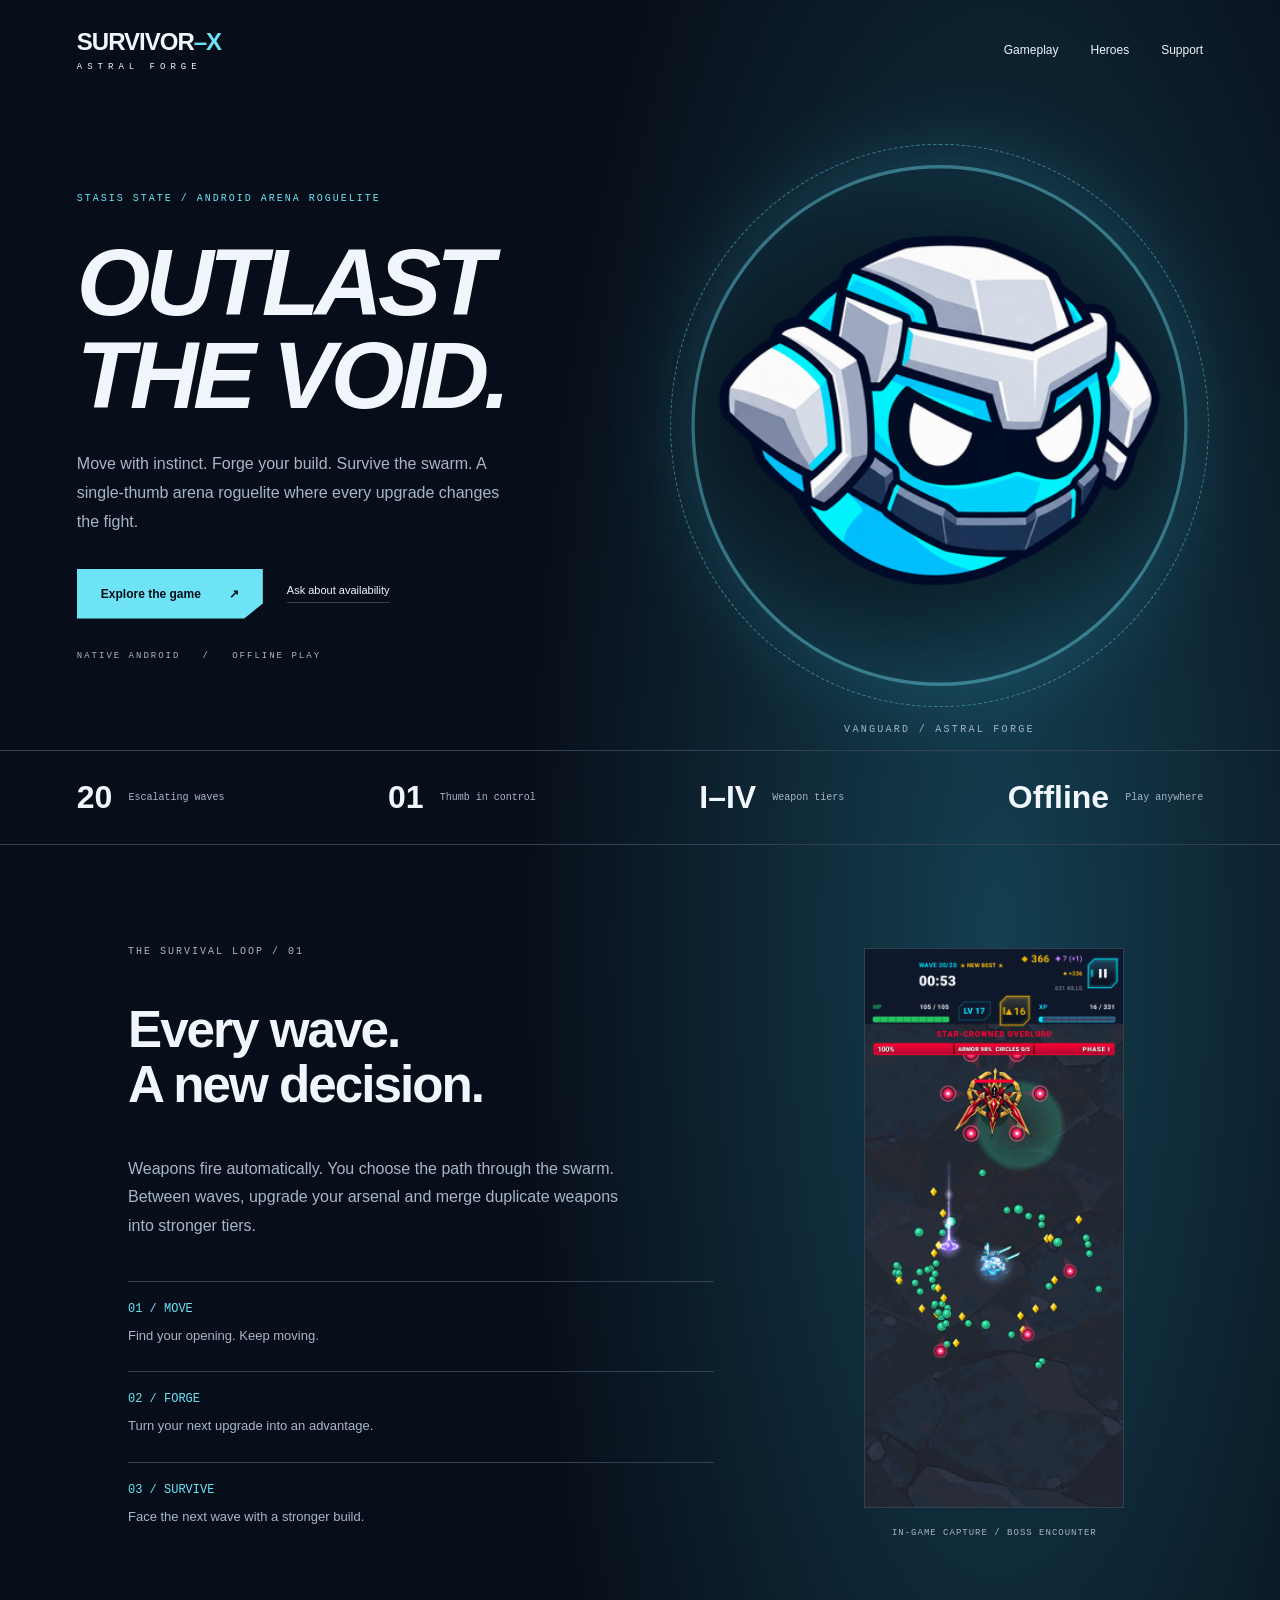
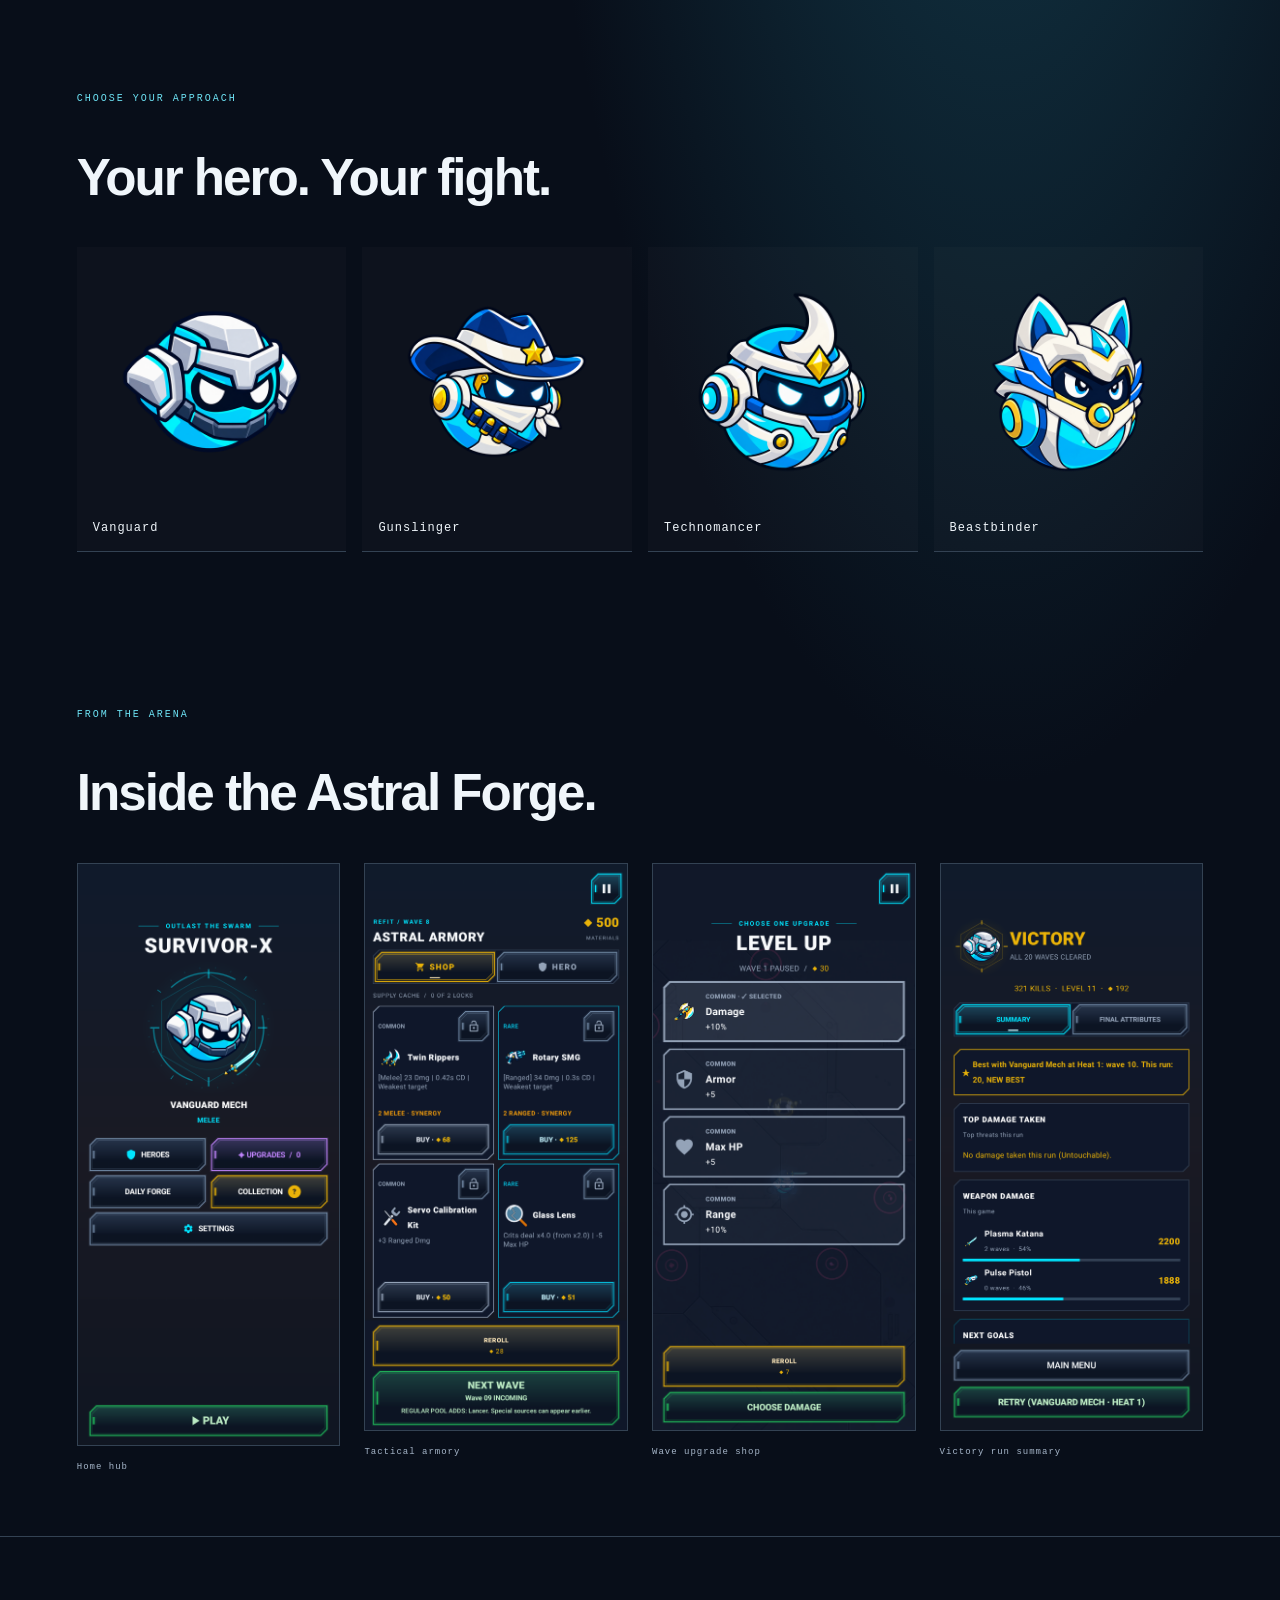
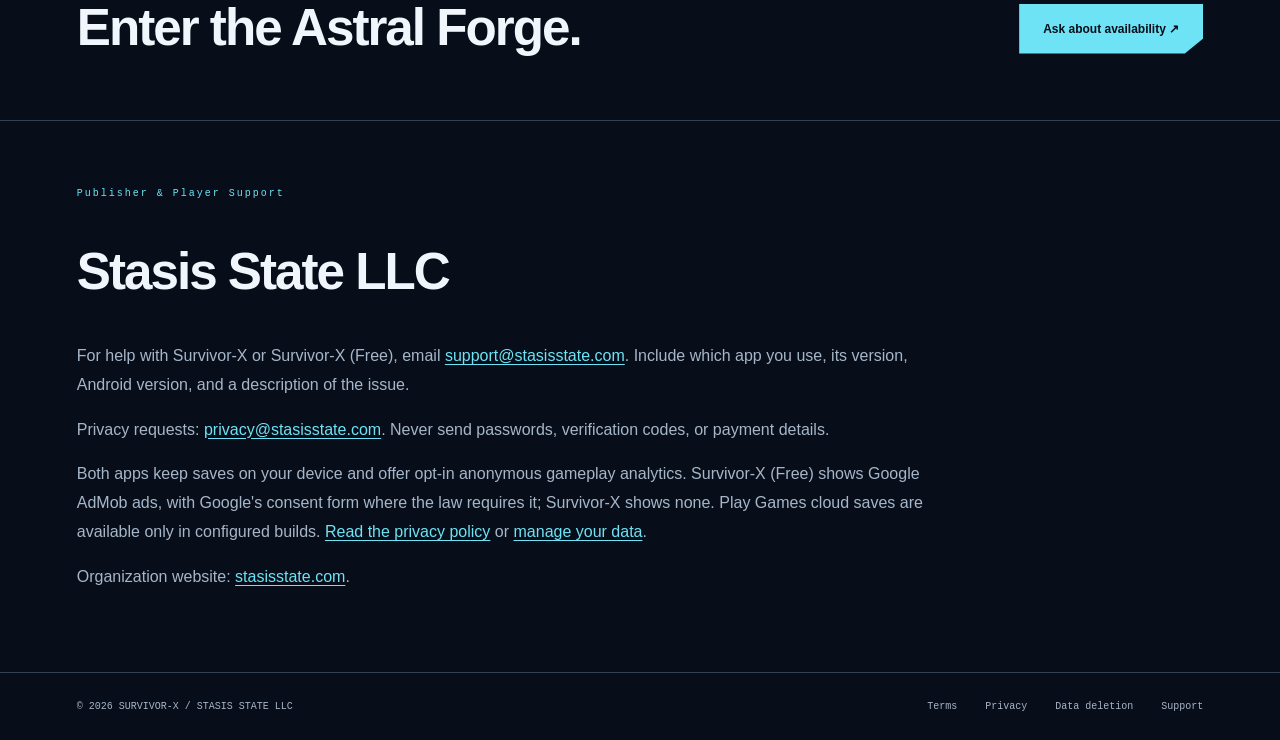
<file: index.html>
<!DOCTYPE html>
<html lang="en">
<head>
  <meta charset="UTF-8" />
  <meta name="viewport" content="width=device-width, initial-scale=1.0" />
  <title>Survivor-X — Tactical Arena Survival Roguelite for Android</title>
  <meta name="description" content="Survivor-X is a high-intensity single-thumb arena survival roguelite built natively for Android. Zero-button auto-firing weapons, 14-attribute synergies, and 20 escalating combat rounds." />
  <meta name="robots" content="index, follow" />

  <!-- Open Graph -->
  <meta property="og:type" content="website" />
  <meta property="og:title" content="Survivor-X — Tactical Roguelite" />
  <meta property="og:description" content="Survive the Swarm. Forge the Synergy. Conquer the Void. Native Android 120 FPS arena survival." />
  <meta property="og:url" content="https://survivorx.stasisstate.com/" />
  <meta property="og:image" content="https://survivorx.stasisstate.com/assets/screenshot_home.png" />

  <link rel="canonical" href="https://survivorx.stasisstate.com/" />
  <link rel="stylesheet" href="home.css" />
  <link rel="icon" type="image/png" href="assets/ui_app_icon_512.png" />
</head>
<body class="cinematic">
<a class="skip-link" href="#main">Skip to content</a>

<header>
<a class="brand" href="index.html">SURVIVOR<span>–X</span>
<small>ASTRAL FORGE</small>
</a>
<nav aria-label="Main">
<a href="#gameplay">Gameplay</a>
<a href="#heroes">Heroes</a>
<a href="#support">Support</a>
</nav>
</header>
<main id="main">
<section class="hero" aria-label="Survivor-X: Astral Forge">
<div class="copy">
<p class="eyebrow">STASIS STATE / ANDROID ARENA ROGUELITE</p>
<h1>OUTLAST<br>THE VOID.</h1>
<p class="intro">Move with instinct. Forge your build. Survive the swarm. A single-thumb arena roguelite where every upgrade changes the fight.</p>
<div class="actions">
<a class="primary" href="#gameplay">Explore the game <span>↗</span>
</a>
<a class="secondary" href="mailto:support@stasisstate.com">Ask about availability</a>
</div>
<p class="micro">NATIVE ANDROID &nbsp; / &nbsp; OFFLINE PLAY</p>
</div>
<figure class="art">
<div class="orbit" aria-hidden="true">
</div>
<img fetchpriority="high" src="assets/vanguard.png" width="512" height="512" alt="Vanguard, an illustrated Astral Forge hero">
<figcaption>VANGUARD / ASTRAL FORGE</figcaption>
</figure>
</section>
<div class="stats">
<div>
<strong>20</strong>
<span>Escalating waves</span>
</div>
<div>
<strong>01</strong>
<span>Thumb in control</span>
</div>
<div>
<strong>I–IV</strong>
<span>Weapon tiers</span>
</div>
<div>
<strong>Offline</strong>
<span>Play anywhere</span>
</div>
</div>
<section class="gameplay" id="gameplay">
<div>
<p class="eyebrow">THE SURVIVAL LOOP / 01</p>
<h2>Every wave.<br>A new decision.</h2>
<p>Weapons fire automatically. You choose the path through the swarm. Between waves, upgrade your arsenal and merge duplicate weapons into stronger tiers.</p>
<div class="steps">
<div>
<b>01 / MOVE</b>
<p>Find your opening. Keep moving.</p>
</div>
<div>
<b>02 / FORGE</b>
<p>Turn your next upgrade into an advantage.</p>
</div>
<div>
<b>03 / SURVIVE</b>
<p>Face the next wave with a stronger build.</p>
</div>
</div>
</div>
<figure class="capture">
<img src="assets/screenshot_boss.png" width="1080" height="2337" alt="Actual Survivor-X boss battle screenshot" loading="lazy">
<figcaption>IN-GAME CAPTURE / BOSS ENCOUNTER</figcaption>
</figure>
</section>
<section id="heroes" class="heroes">
<p class="eyebrow">CHOOSE YOUR APPROACH</p>
<h2>Your hero. Your fight.</h2>
<div class="roster-grid">
<figure>
<img src="assets/vanguard.png" width="512" height="512" alt="Vanguard hero" loading="lazy">
<figcaption>Vanguard</figcaption>
</figure>
<figure>
<img src="assets/gunslinger.png" width="512" height="512" alt="Gunslinger hero" loading="lazy">
<figcaption>Gunslinger</figcaption>
</figure>
<figure>
<img src="assets/technomancer.png" width="512" height="512" alt="Technomancer hero" loading="lazy">
<figcaption>Technomancer</figcaption>
</figure>
<figure>
<img src="assets/beastbinder.png" width="512" height="512" alt="Beastbinder hero" loading="lazy">
<figcaption>Beastbinder</figcaption>
</figure>
</div>
</section>
<section class="screenshots" id="screenshots">
  <p class="eyebrow">FROM THE ARENA</p>
  <h2>Inside the Astral Forge.</h2>
  <div class="screenshot-grid">
    <figure>
<img src="assets/screenshot_home.png" width="1080" height="2400" alt="Survivor-X home hub" loading="lazy">
<figcaption>Home hub</figcaption>
</figure>
    <figure>
<img src="assets/screenshot_armory.png" width="1080" height="2337" alt="Tactical armory in Survivor-X" loading="lazy">
<figcaption>Tactical armory</figcaption>
</figure>
    <figure>
<img src="assets/screenshot_upgrade.png" width="1080" height="2337" alt="Wave upgrade shop in Survivor-X" loading="lazy">
<figcaption>Wave upgrade shop</figcaption>
</figure>
    <figure>
<img src="assets/screenshot_victory.png" width="1080" height="2337" alt="Victory run summary in Survivor-X" loading="lazy">
<figcaption>Victory run summary</figcaption>
</figure>
  </div>
</section>
<section class="closing" id="download">
<h2>Enter the Astral Forge.</h2>
<a class="primary" href="mailto:support@stasisstate.com">Ask about availability ↗</a>
</section>    <section class="support" id="support">
      <div class="support-panel">
        <div class="eyebrow">Publisher &amp; Player Support</div>
        <h2>Stasis State LLC</h2>
        <p>For help with Survivor-X or Survivor-X (Free), email <a href="mailto:support@stasisstate.com">support@stasisstate.com</a>. Include which app you use, its version, Android version, and a description of the issue.</p>
        <p>Privacy requests: <a href="mailto:privacy@stasisstate.com">privacy@stasisstate.com</a>. Never send passwords, verification codes, or payment details.</p>
        <p>Both apps keep saves on your device and offer opt-in anonymous gameplay analytics. Survivor-X (Free) shows Google AdMob ads, with Google's consent form where the law requires it; Survivor-X shows none. Play Games cloud saves are available only in configured builds. <a href="privacy.html">Read the privacy policy</a> or <a href="data-deletion.html">manage your data</a>.</p>
        <p>Organization website: <a href="https://stasisstate.com/">stasisstate.com</a>.</p>
      </div>
    </section>
</main>
<footer>
<span>© 2026 SURVIVOR-X / <a href="https://stasisstate.com/">STASIS STATE LLC</a>
</span>
<a href="terms.html">Terms</a>
<a href="privacy.html">Privacy</a>
<a href="data-deletion.html">Data deletion</a>
<a href="mailto:support@stasisstate.com">Support</a>
</footer>
</body>
</html>
</file>
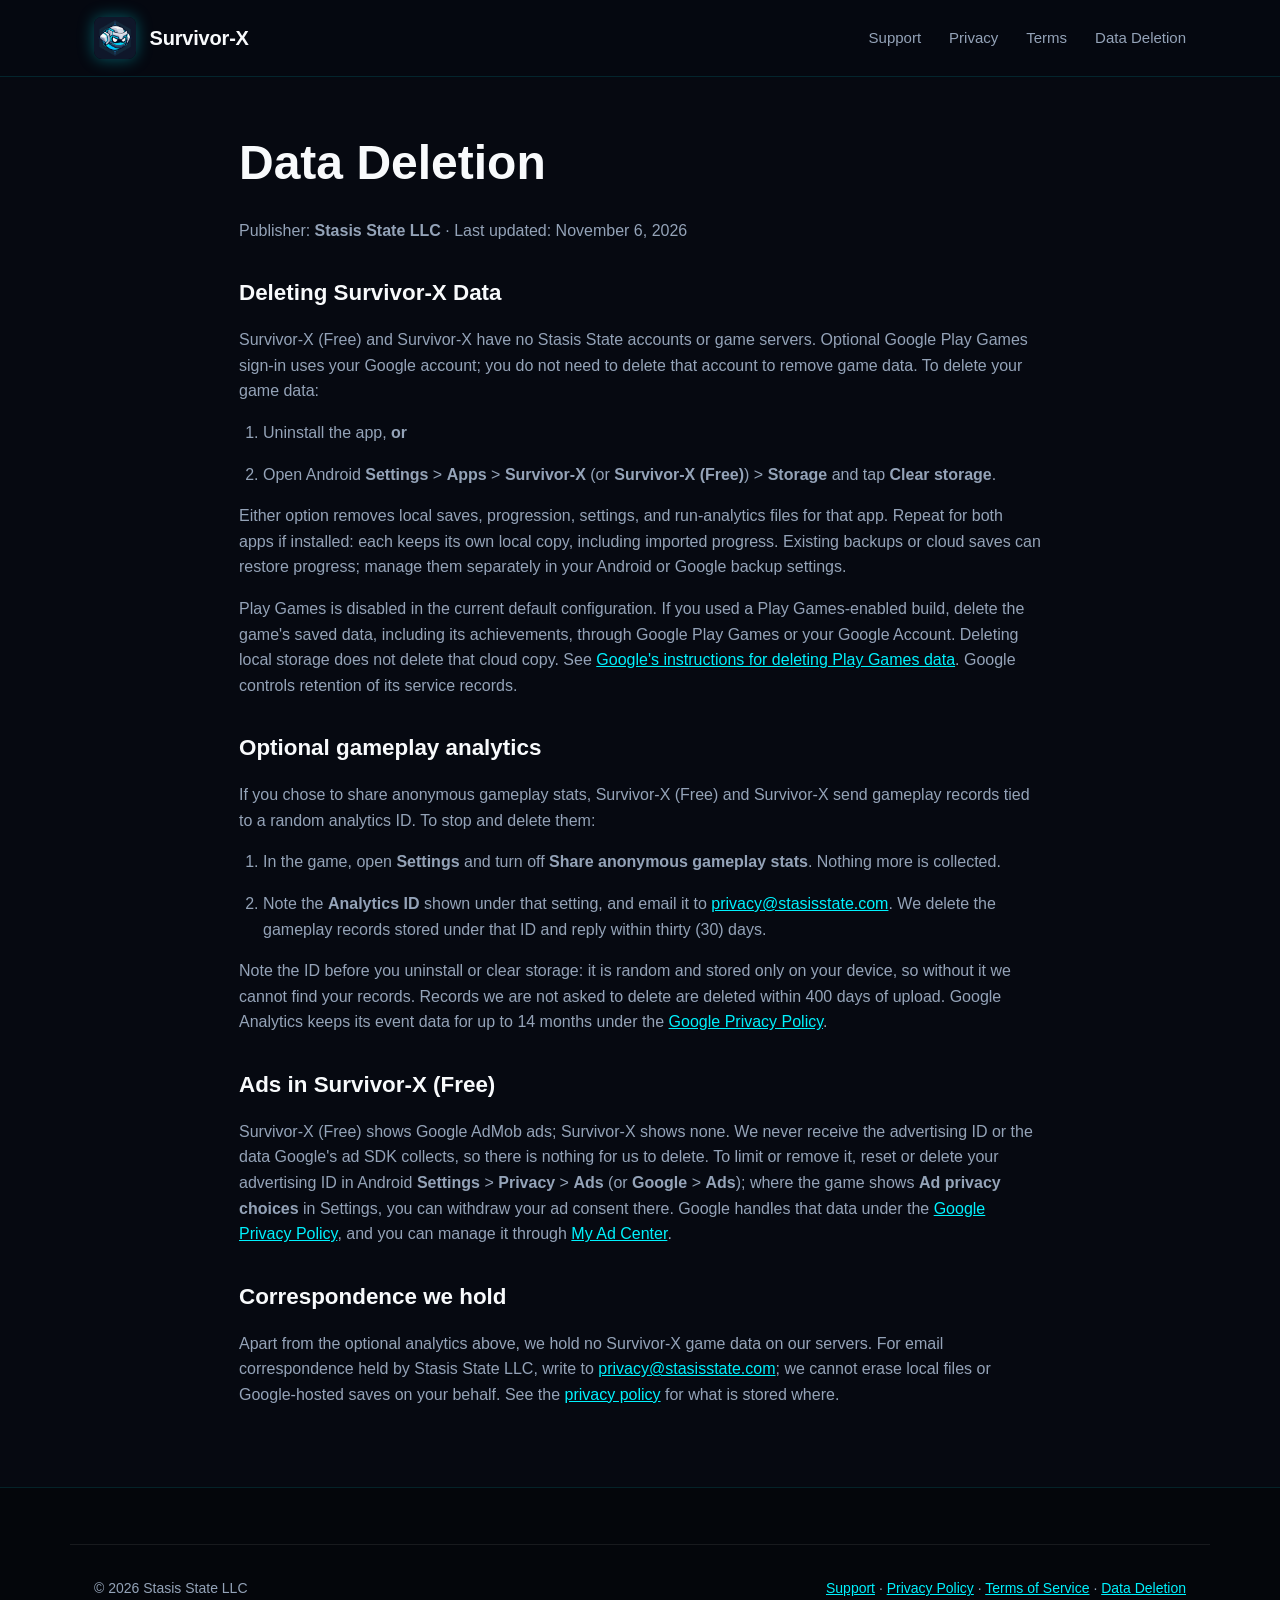
<file: data-deletion.html>
<!DOCTYPE html>
<html lang="en">
<head>
  <meta charset="UTF-8" />
  <meta name="viewport" content="width=device-width, initial-scale=1.0" />
  <title>Data Deletion — Survivor-X · Stasis State LLC</title>
  <meta name="description" content="How to remove Survivor-X and Survivor-X (Free) local data, Google Play Games saves and achievements, backups, and support correspondence." />
  <link rel="stylesheet" href="styles.css" />
  <link rel="icon" type="image/png" href="assets/ui_app_icon_512.png" />
</head>
<body>
  <header class="site-header"><div class="container nav-wrapper">
    <a class="brand-link" href="index.html"><img class="brand-logo-img" src="assets/ui_app_icon_512.png" alt="" />Survivor-X</a>
    <nav aria-label="Main Navigation"><ul class="nav-links"><li><a href="index.html#support">Support</a></li><li><a href="privacy.html">Privacy</a></li><li><a href="terms.html">Terms</a></li><li><a href="data-deletion.html">Data Deletion</a></li></ul></nav>
  </div></header>
  <main class="container policy-container"><article>
    <h1>Data Deletion</h1>
    <p>Publisher: <strong>Stasis State LLC</strong> · Last updated: November 6, 2026</p>
    <h2 id="survivor-x">Deleting Survivor-X Data</h2>
    <p>Survivor-X (Free) and Survivor-X have no Stasis State accounts or game servers. Optional Google Play Games sign-in uses your Google account; you do not need to delete that account to remove game data. To delete your game data:</p>
    <ol>
      <li>Uninstall the app, <strong>or</strong></li>
      <li>Open Android <strong>Settings</strong> &gt; <strong>Apps</strong> &gt; <strong>Survivor-X</strong> (or <strong>Survivor-X (Free)</strong>) &gt; <strong>Storage</strong> and tap <strong>Clear storage</strong>.</li>
    </ol>
    <p>Either option removes local saves, progression, settings, and run-analytics files for that app. Repeat for both apps if installed: each keeps its own local copy, including imported progress. Existing backups or cloud saves can restore progress; manage them separately in your Android or Google backup settings.</p>
    <p>Play Games is disabled in the current default configuration. If you used a Play Games-enabled build, delete the game's saved data, including its achievements, through Google Play Games or your Google Account. Deleting local storage does not delete that cloud copy. See <a href="https://support.google.com/googleplay/answer/9130646">Google's instructions for deleting Play Games data</a>. Google controls retention of its service records.</p>
    <h2 id="analytics">Optional gameplay analytics</h2>
    <p>If you chose to share anonymous gameplay stats, Survivor-X (Free) and Survivor-X send gameplay records tied to a random analytics ID. To stop and delete them:</p>
    <ol>
      <li>In the game, open <strong>Settings</strong> and turn off <strong>Share anonymous gameplay stats</strong>. Nothing more is collected.</li>
      <li>Note the <strong>Analytics ID</strong> shown under that setting, and email it to <a href="mailto:privacy@stasisstate.com?subject=Survivor-X%20analytics%20deletion">privacy@stasisstate.com</a>. We delete the gameplay records stored under that ID and reply within thirty (30) days.</li>
    </ol>
    <p>Note the ID before you uninstall or clear storage: it is random and stored only on your device, so without it we cannot find your records. Records we are not asked to delete are deleted within 400 days of upload. Google Analytics keeps its event data for up to 14 months under the <a href="https://policies.google.com/privacy">Google Privacy Policy</a>.</p>
    <h2 id="ads">Ads in Survivor-X (Free)</h2>
    <p>Survivor-X (Free) shows Google AdMob ads; Survivor-X shows none. We never receive the advertising ID or the data Google's ad SDK collects, so there is nothing for us to delete. To limit or remove it, reset or delete your advertising ID in Android <strong>Settings</strong> &gt; <strong>Privacy</strong> &gt; <strong>Ads</strong> (or <strong>Google</strong> &gt; <strong>Ads</strong>); where the game shows <strong>Ad privacy choices</strong> in Settings, you can withdraw your ad consent there. Google handles that data under the <a href="https://policies.google.com/privacy">Google Privacy Policy</a>, and you can manage it through <a href="https://myadcenter.google.com/">My Ad Center</a>.</p>
    <h2>Correspondence we hold</h2>
    <p>Apart from the optional analytics above, we hold no Survivor-X game data on our servers. For email correspondence held by Stasis State LLC, write to <a href="mailto:privacy@stasisstate.com?subject=Survivor-X%20privacy%20request">privacy@stasisstate.com</a>; we cannot erase local files or Google-hosted saves on your behalf. See the <a href="privacy.html">privacy policy</a> for what is stored where.</p>
  </article></main>
  <footer class="site-footer"><div class="container footer-bottom"><p>© 2026 Stasis State LLC</p><p><a href="index.html#support">Support</a> · <a href="privacy.html">Privacy Policy</a> · <a href="terms.html">Terms of Service</a> · <a href="data-deletion.html">Data Deletion</a></p></div></footer>
</body>
</html>
</file>
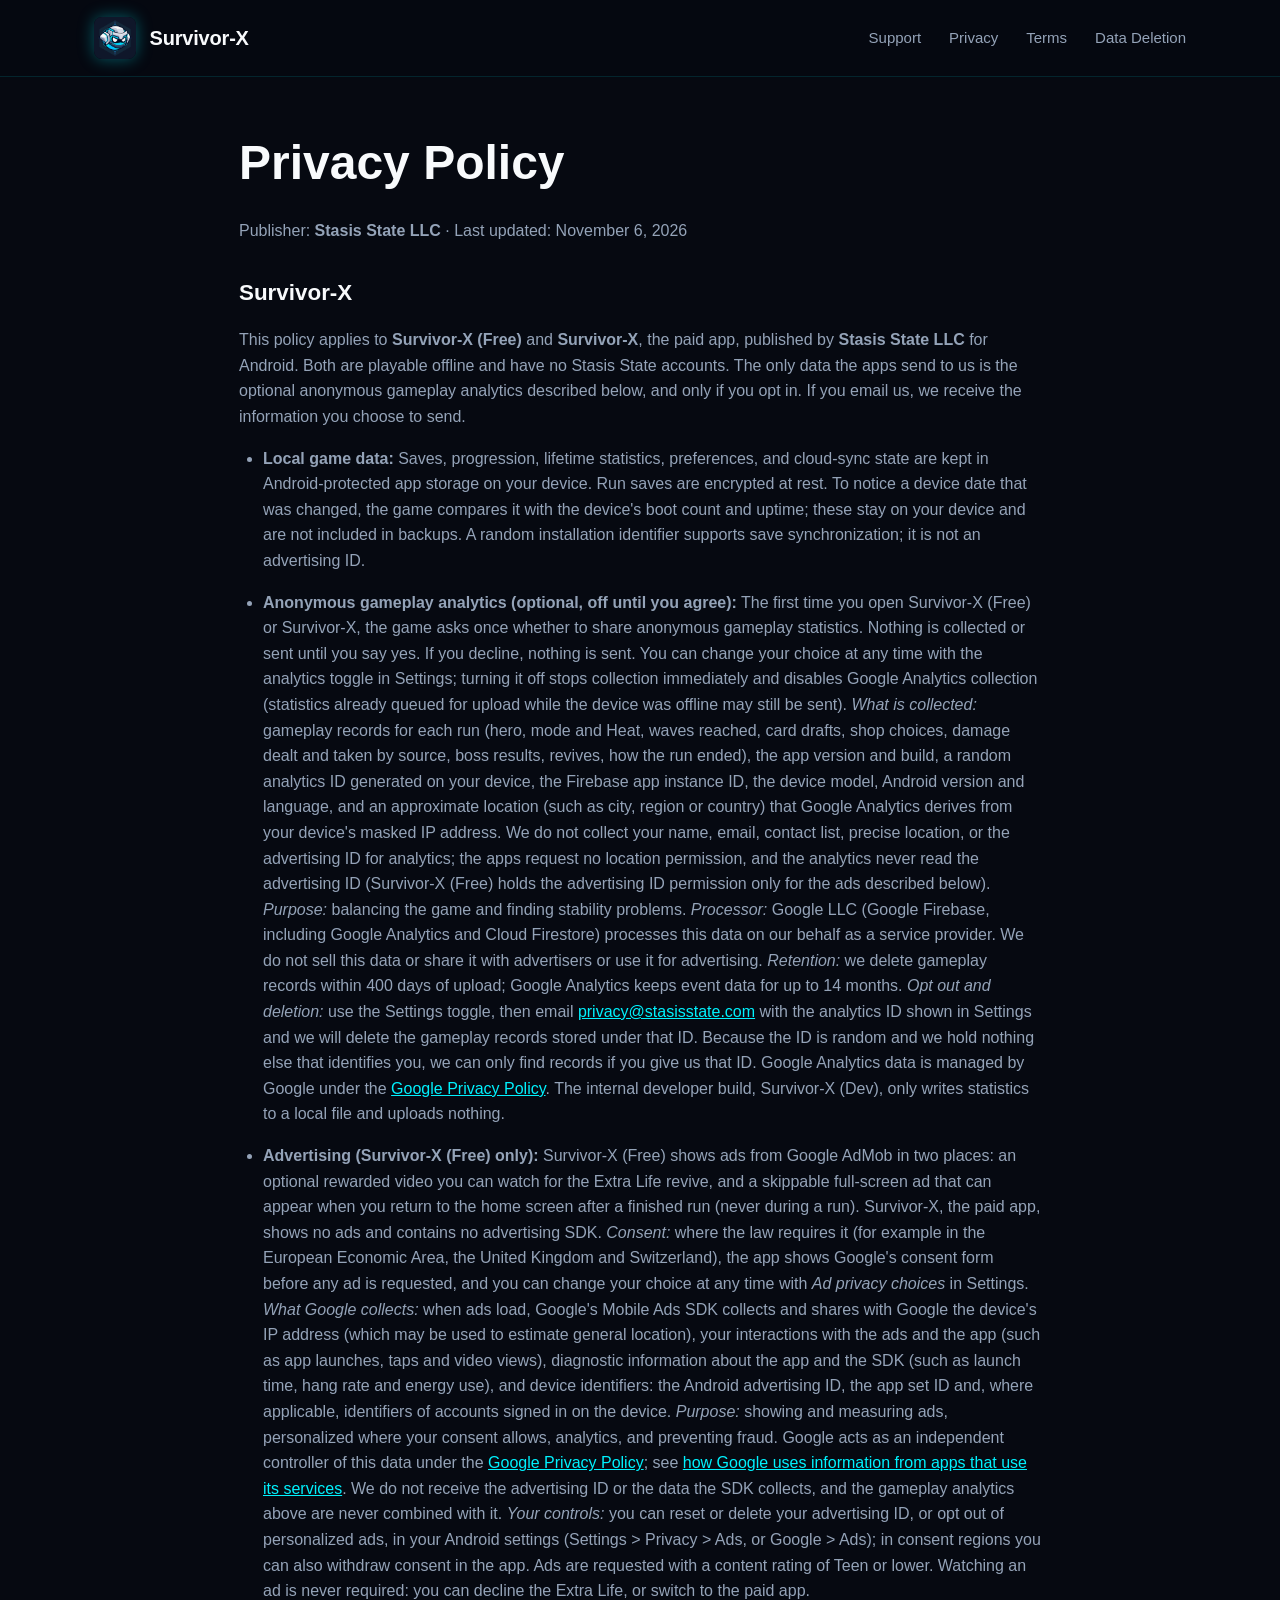
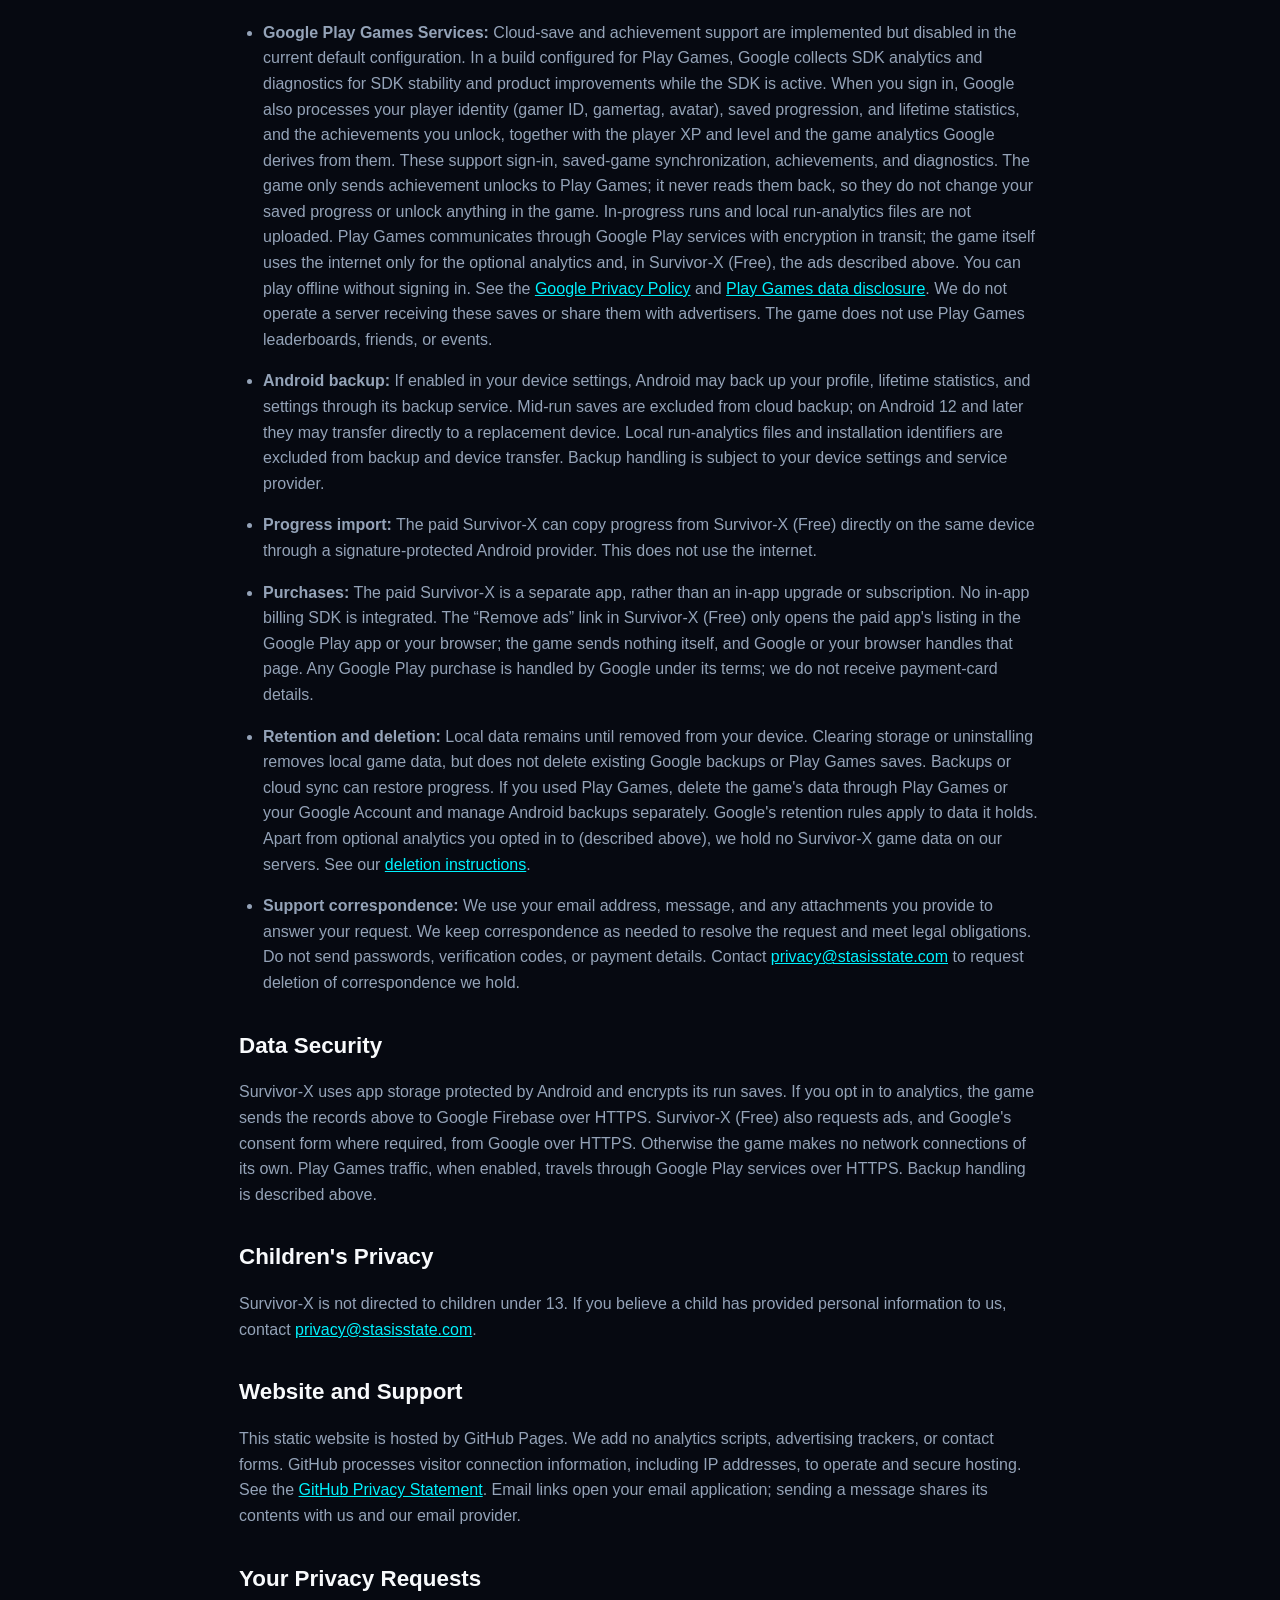
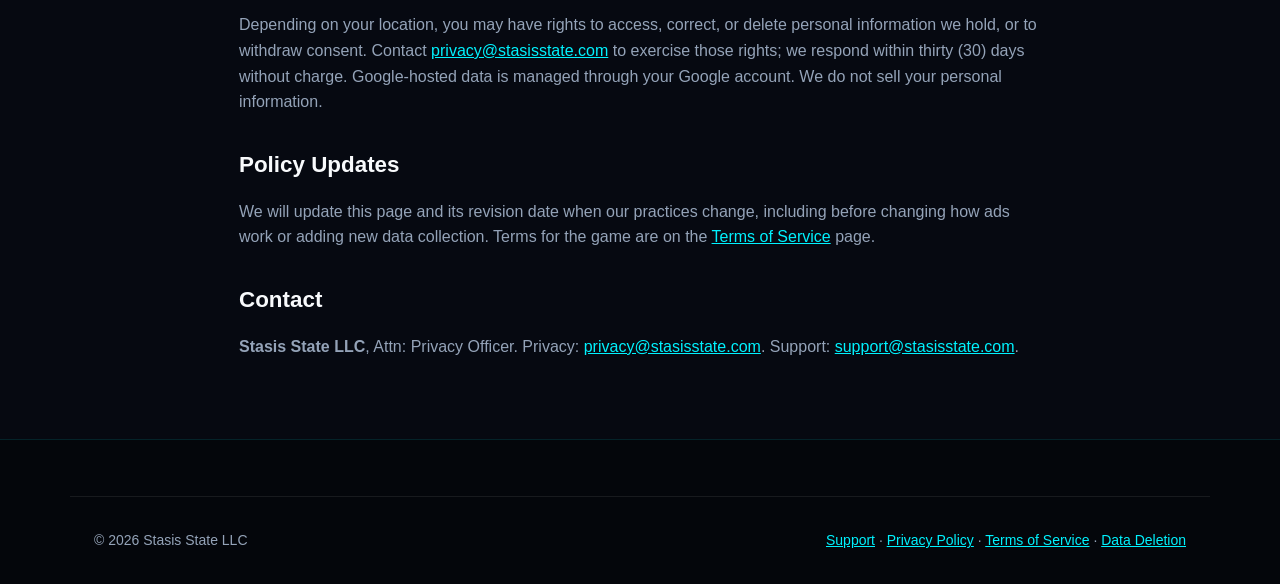
<file: privacy.html>
<!DOCTYPE html>
<html lang="en">
<head>
  <meta charset="UTF-8" />
  <meta name="viewport" content="width=device-width, initial-scale=1.0" />
  <title>Privacy Policy — Survivor-X · Stasis State LLC</title>
  <meta name="description" content="Privacy policy for Survivor-X and Survivor-X (Free), published by Stasis State LLC. Local saves, analytics, Play Games achievements, backups, and privacy requests." />
  <link rel="stylesheet" href="styles.css" />
  <link rel="icon" type="image/png" href="assets/ui_app_icon_512.png" />
</head>
<body>
  <header class="site-header"><div class="container nav-wrapper">
    <a class="brand-link" href="index.html"><img class="brand-logo-img" src="assets/ui_app_icon_512.png" alt="" />Survivor-X</a>
    <nav aria-label="Main Navigation"><ul class="nav-links"><li><a href="index.html#support">Support</a></li><li><a href="privacy.html">Privacy</a></li><li><a href="terms.html">Terms</a></li><li><a href="data-deletion.html">Data Deletion</a></li></ul></nav>
  </div></header>
  <main class="container policy-container"><article>
    <h1>Privacy Policy</h1>
    <p>Publisher: <strong>Stasis State LLC</strong> · Last updated: November 6, 2026</p>
    <h2 id="survivor-x">Survivor-X</h2>
    <p>This policy applies to <strong>Survivor-X (Free)</strong> and <strong>Survivor-X</strong>, the paid app, published by <strong>Stasis State LLC</strong> for Android. Both are playable offline and have no Stasis State accounts. The only data the apps send to us is the optional anonymous gameplay analytics described below, and only if you opt in. If you email us, we receive the information you choose to send.</p>
    <ul>
      <li><strong>Local game data:</strong> Saves, progression, lifetime statistics, preferences, and cloud-sync state are kept in Android-protected app storage on your device. Run saves are encrypted at rest. To notice a device date that was changed, the game compares it with the device's boot count and uptime; these stay on your device and are not included in backups. A random installation identifier supports save synchronization; it is not an advertising ID.</li>
      <li><strong>Anonymous gameplay analytics (optional, off until you agree):</strong> The first time you open Survivor-X (Free) or Survivor-X, the game asks once whether to share anonymous gameplay statistics. Nothing is collected or sent until you say yes. If you decline, nothing is sent. You can change your choice at any time with the analytics toggle in Settings; turning it off stops collection immediately and disables Google Analytics collection (statistics already queued for upload while the device was offline may still be sent). <em>What is collected:</em> gameplay records for each run (hero, mode and Heat, waves reached, card drafts, shop choices, damage dealt and taken by source, boss results, revives, how the run ended), the app version and build, a random analytics ID generated on your device, the Firebase app instance ID, the device model, Android version and language, and an approximate location (such as city, region or country) that Google Analytics derives from your device's masked IP address. We do not collect your name, email, contact list, precise location, or the advertising ID for analytics; the apps request no location permission, and the analytics never read the advertising ID (Survivor-X (Free) holds the advertising ID permission only for the ads described below). <em>Purpose:</em> balancing the game and finding stability problems. <em>Processor:</em> Google LLC (Google Firebase, including Google Analytics and Cloud Firestore) processes this data on our behalf as a service provider. We do not sell this data or share it with advertisers or use it for advertising. <em>Retention:</em> we delete gameplay records within 400 days of upload; Google Analytics keeps event data for up to 14 months. <em>Opt out and deletion:</em> use the Settings toggle, then email <a href="mailto:privacy@stasisstate.com">privacy@stasisstate.com</a> with the analytics ID shown in Settings and we will delete the gameplay records stored under that ID. Because the ID is random and we hold nothing else that identifies you, we can only find records if you give us that ID. Google Analytics data is managed by Google under the <a href="https://policies.google.com/privacy">Google Privacy Policy</a>. The internal developer build, Survivor-X (Dev), only writes statistics to a local file and uploads nothing.</li>

      <li><strong>Advertising (Survivor-X (Free) only):</strong> Survivor-X (Free) shows ads from Google AdMob in two places: an optional rewarded video you can watch for the Extra Life revive, and a skippable full-screen ad that can appear when you return to the home screen after a finished run (never during a run). Survivor-X, the paid app, shows no ads and contains no advertising SDK. <em>Consent:</em> where the law requires it (for example in the European Economic Area, the United Kingdom and Switzerland), the app shows Google's consent form before any ad is requested, and you can change your choice at any time with <em>Ad privacy choices</em> in Settings. <em>What Google collects:</em> when ads load, Google's Mobile Ads SDK collects and shares with Google the device's IP address (which may be used to estimate general location), your interactions with the ads and the app (such as app launches, taps and video views), diagnostic information about the app and the SDK (such as launch time, hang rate and energy use), and device identifiers: the Android advertising ID, the app set ID and, where applicable, identifiers of accounts signed in on the device. <em>Purpose:</em> showing and measuring ads, personalized where your consent allows, analytics, and preventing fraud. Google acts as an independent controller of this data under the <a href="https://policies.google.com/privacy">Google Privacy Policy</a>; see <a href="https://policies.google.com/technologies/partner-sites">how Google uses information from apps that use its services</a>. We do not receive the advertising ID or the data the SDK collects, and the gameplay analytics above are never combined with it. <em>Your controls:</em> you can reset or delete your advertising ID, or opt out of personalized ads, in your Android settings (Settings &gt; Privacy &gt; Ads, or Google &gt; Ads); in consent regions you can also withdraw consent in the app. Ads are requested with a content rating of Teen or lower. Watching an ad is never required: you can decline the Extra Life, or switch to the paid app.</li>
      <li><strong>Google Play Games Services:</strong> Cloud-save and achievement support are implemented but disabled in the current default configuration. In a build configured for Play Games, Google collects SDK analytics and diagnostics for SDK stability and product improvements while the SDK is active. When you sign in, Google also processes your player identity (gamer ID, gamertag, avatar), saved progression, and lifetime statistics, and the achievements you unlock, together with the player XP and level and the game analytics Google derives from them. These support sign-in, saved-game synchronization, achievements, and diagnostics. The game only sends achievement unlocks to Play Games; it never reads them back, so they do not change your saved progress or unlock anything in the game. In-progress runs and local run-analytics files are not uploaded. Play Games communicates through Google Play services with encryption in transit; the game itself uses the internet only for the optional analytics and, in Survivor-X (Free), the ads described above. You can play offline without signing in. See the <a href="https://policies.google.com/privacy">Google Privacy Policy</a> and <a href="https://developer.android.com/games/pgs/data-collection">Play Games data disclosure</a>. We do not operate a server receiving these saves or share them with advertisers. The game does not use Play Games leaderboards, friends, or events.</li>
      <li><strong>Android backup:</strong> If enabled in your device settings, Android may back up your profile, lifetime statistics, and settings through its backup service. Mid-run saves are excluded from cloud backup; on Android 12 and later they may transfer directly to a replacement device. Local run-analytics files and installation identifiers are excluded from backup and device transfer. Backup handling is subject to your device settings and service provider.</li>
      <li><strong>Progress import:</strong> The paid Survivor-X can copy progress from Survivor-X (Free) directly on the same device through a signature-protected Android provider. This does not use the internet.</li>
      <li><strong>Purchases:</strong> The paid Survivor-X is a separate app, rather than an in-app upgrade or subscription. No in-app billing SDK is integrated. The “Remove ads” link in Survivor-X (Free) only opens the paid app's listing in the Google Play app or your browser; the game sends nothing itself, and Google or your browser handles that page. Any Google Play purchase is handled by Google under its terms; we do not receive payment-card details.</li>
      <li><strong>Retention and deletion:</strong> Local data remains until removed from your device. Clearing storage or uninstalling removes local game data, but does not delete existing Google backups or Play Games saves. Backups or cloud sync can restore progress. If you used Play Games, delete the game's data through Play Games or your Google Account and manage Android backups separately. Google's retention rules apply to data it holds. Apart from optional analytics you opted in to (described above), we hold no Survivor-X game data on our servers. See our <a href="data-deletion.html">deletion instructions</a>.</li>
      <li><strong>Support correspondence:</strong> We use your email address, message, and any attachments you provide to answer your request. We keep correspondence as needed to resolve the request and meet legal obligations. Do not send passwords, verification codes, or payment details. Contact <a href="mailto:privacy@stasisstate.com">privacy@stasisstate.com</a> to request deletion of correspondence we hold.</li>
    </ul>
    <h2>Data Security</h2><p>Survivor-X uses app storage protected by Android and encrypts its run saves. If you opt in to analytics, the game sends the records above to Google Firebase over HTTPS. Survivor-X (Free) also requests ads, and Google's consent form where required, from Google over HTTPS. Otherwise the game makes no network connections of its own. Play Games traffic, when enabled, travels through Google Play services over HTTPS. Backup handling is described above.</p>
    <h2>Children's Privacy</h2><p>Survivor-X is not directed to children under 13. If you believe a child has provided personal information to us, contact <a href="mailto:privacy@stasisstate.com">privacy@stasisstate.com</a>.</p>
    <h2>Website and Support</h2><p>This static website is hosted by GitHub Pages. We add no analytics scripts, advertising trackers, or contact forms. GitHub processes visitor connection information, including IP addresses, to operate and secure hosting. See the <a href="https://docs.github.com/en/site-policy/privacy-policies/github-general-privacy-statement">GitHub Privacy Statement</a>. Email links open your email application; sending a message shares its contents with us and our email provider.</p>
    <h2>Your Privacy Requests</h2><p>Depending on your location, you may have rights to access, correct, or delete personal information we hold, or to withdraw consent. Contact <a href="mailto:privacy@stasisstate.com">privacy@stasisstate.com</a> to exercise those rights; we respond within thirty (30) days without charge. Google-hosted data is managed through your Google account. We do not sell your personal information.</p>
    <h2>Policy Updates</h2><p>We will update this page and its revision date when our practices change, including before changing how ads work or adding new data collection. Terms for the game are on the <a href="terms.html">Terms of Service</a> page.</p>
    <h2>Contact</h2><p><strong>Stasis State LLC</strong>, Attn: Privacy Officer. Privacy: <a href="mailto:privacy@stasisstate.com">privacy@stasisstate.com</a>. Support: <a href="mailto:support@stasisstate.com">support@stasisstate.com</a>.</p>
  </article></main>
  <footer class="site-footer"><div class="container footer-bottom"><p>© 2026 Stasis State LLC</p><p><a href="index.html#support">Support</a> · <a href="privacy.html">Privacy Policy</a> · <a href="terms.html">Terms of Service</a> · <a href="data-deletion.html">Data Deletion</a></p></div></footer>
</body>
</html>
</file>
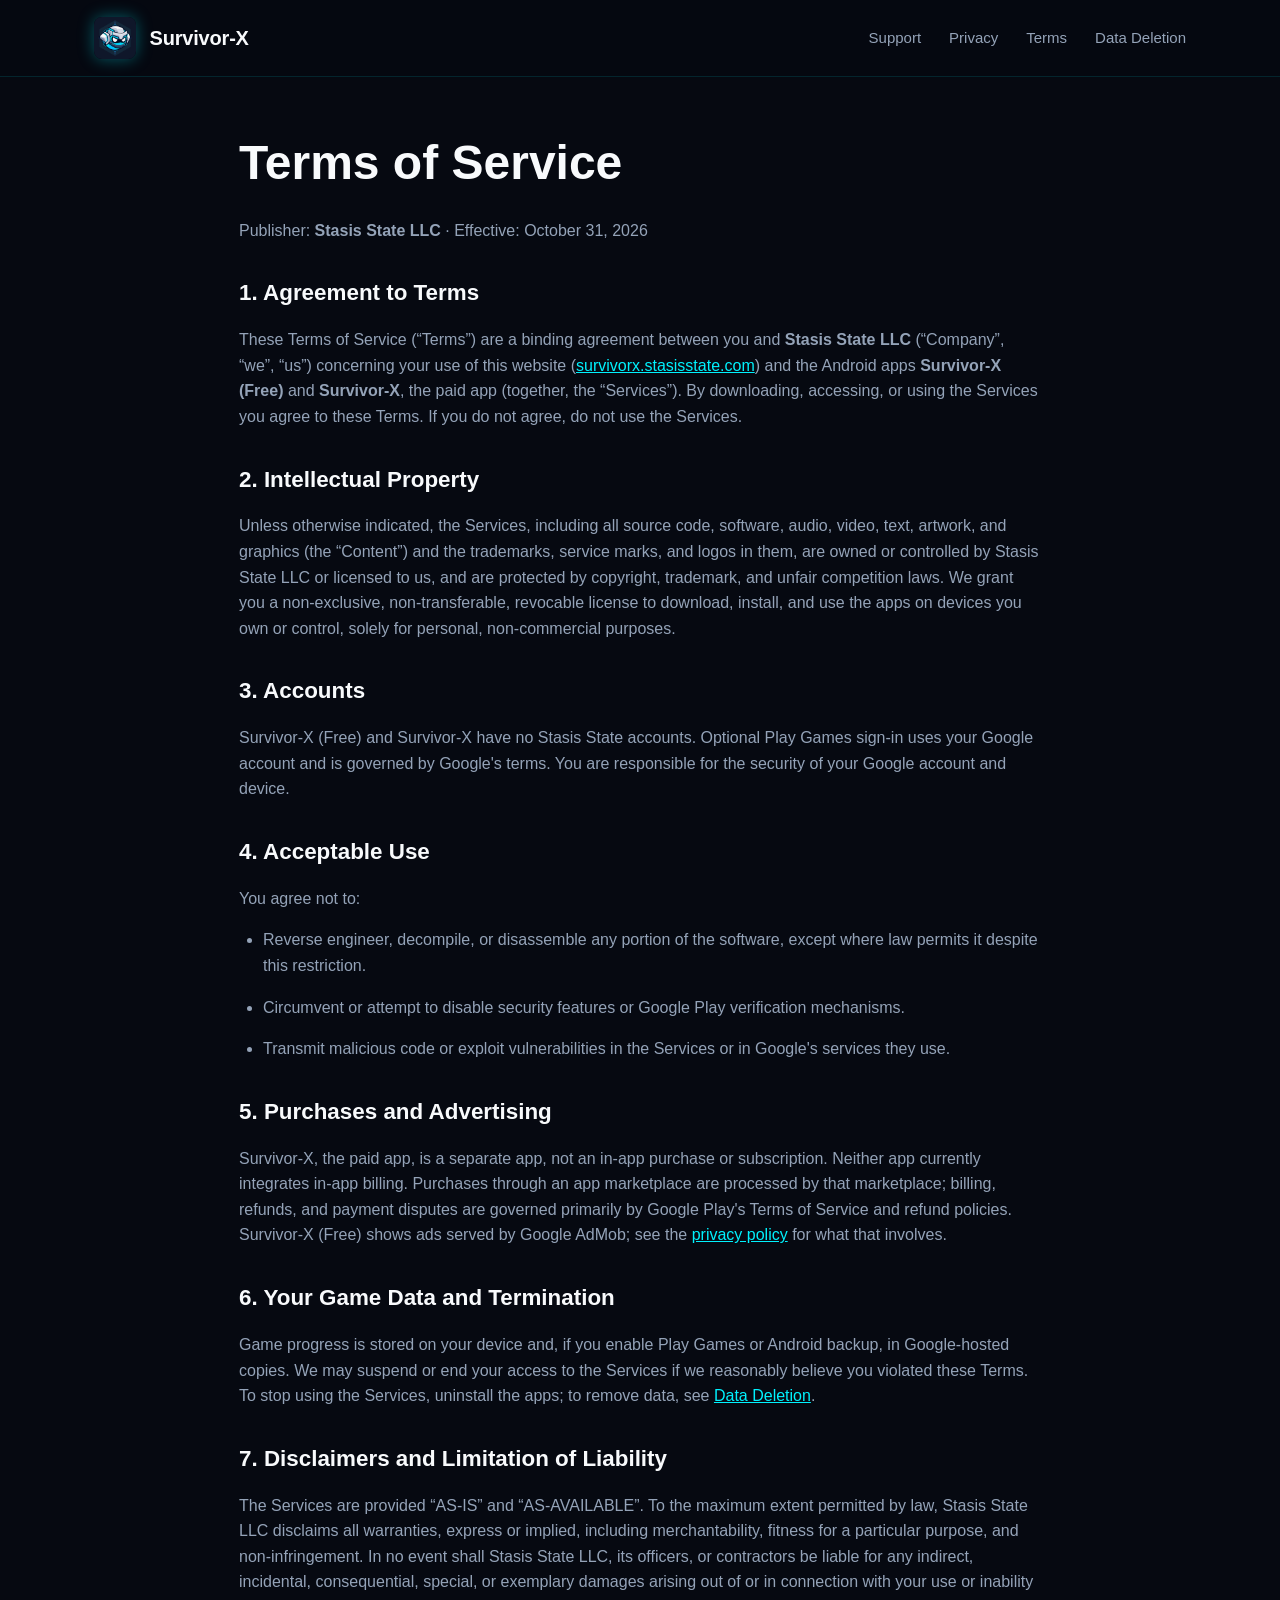
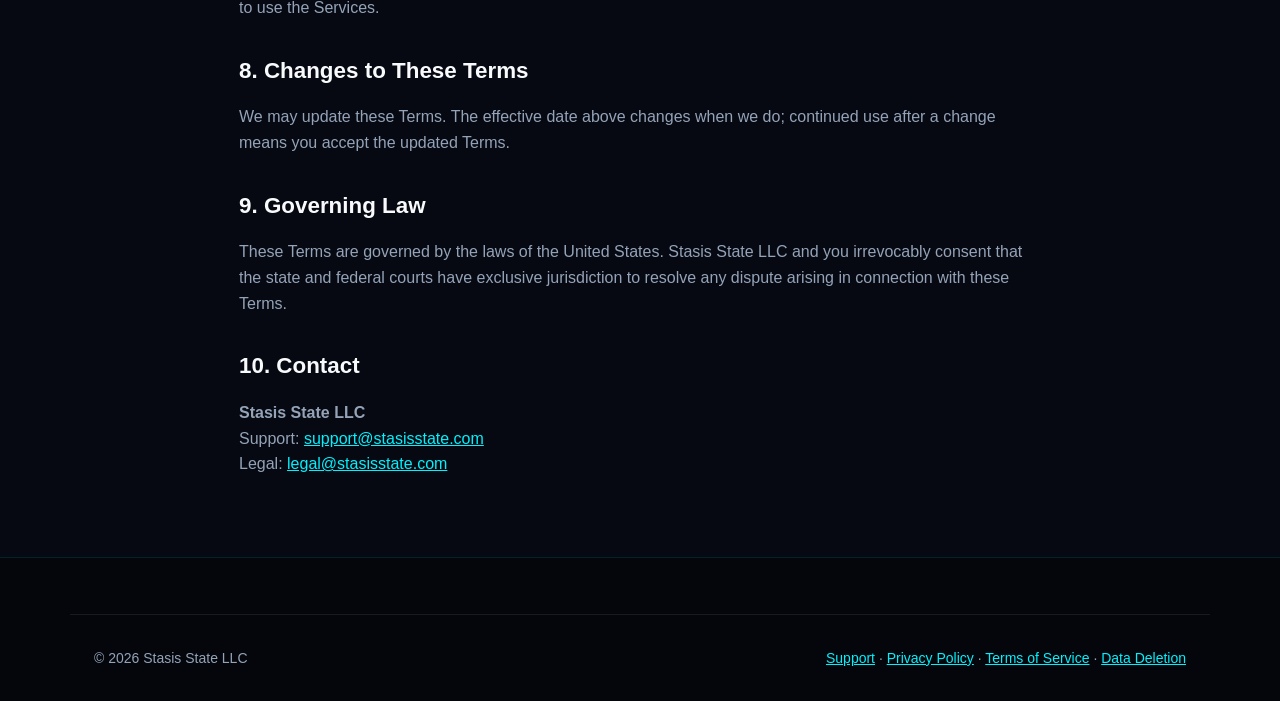
<file: terms.html>
<!DOCTYPE html>
<html lang="en">
<head>
  <meta charset="UTF-8" />
  <meta name="viewport" content="width=device-width, initial-scale=1.0" />
  <title>Terms of Service — Survivor-X · Stasis State LLC</title>
  <meta name="description" content="Terms of Service for Survivor-X and Survivor-X (Free), published by Stasis State LLC." />
  <link rel="stylesheet" href="styles.css" />
  <link rel="icon" type="image/png" href="assets/ui_app_icon_512.png" />
</head>
<body>
  <header class="site-header"><div class="container nav-wrapper">
    <a class="brand-link" href="index.html"><img class="brand-logo-img" src="assets/ui_app_icon_512.png" alt="" />Survivor-X</a>
    <nav aria-label="Main Navigation"><ul class="nav-links"><li><a href="index.html#support">Support</a></li><li><a href="privacy.html">Privacy</a></li><li><a href="terms.html">Terms</a></li><li><a href="data-deletion.html">Data Deletion</a></li></ul></nav>
  </div></header>
  <main class="container policy-container"><article>
    <h1>Terms of Service</h1>
    <p>Publisher: <strong>Stasis State LLC</strong> · Effective: October 31, 2026</p>
    <h2>1. Agreement to Terms</h2>
    <p>These Terms of Service (“Terms”) are a binding agreement between you and <strong>Stasis State LLC</strong> (“Company”, “we”, “us”) concerning your use of this website (<a href="https://survivorx.stasisstate.com/">survivorx.stasisstate.com</a>) and the Android apps <strong>Survivor-X (Free)</strong> and <strong>Survivor-X</strong>, the paid app (together, the “Services”). By downloading, accessing, or using the Services you agree to these Terms. If you do not agree, do not use the Services.</p>
    <h2>2. Intellectual Property</h2>
    <p>Unless otherwise indicated, the Services, including all source code, software, audio, video, text, artwork, and graphics (the “Content”) and the trademarks, service marks, and logos in them, are owned or controlled by Stasis State LLC or licensed to us, and are protected by copyright, trademark, and unfair competition laws. We grant you a non-exclusive, non-transferable, revocable license to download, install, and use the apps on devices you own or control, solely for personal, non-commercial purposes.</p>
    <h2>3. Accounts</h2>
    <p>Survivor-X (Free) and Survivor-X have no Stasis State accounts. Optional Play Games sign-in uses your Google account and is governed by Google's terms. You are responsible for the security of your Google account and device.</p>
    <h2>4. Acceptable Use</h2>
    <p>You agree not to:</p>
    <ul>
      <li>Reverse engineer, decompile, or disassemble any portion of the software, except where law permits it despite this restriction.</li>
      <li>Circumvent or attempt to disable security features or Google Play verification mechanisms.</li>
      <li>Transmit malicious code or exploit vulnerabilities in the Services or in Google's services they use.</li>
    </ul>
    <h2>5. Purchases and Advertising</h2>
    <p>Survivor-X, the paid app, is a separate app, not an in-app purchase or subscription. Neither app currently integrates in-app billing. Purchases through an app marketplace are processed by that marketplace; billing, refunds, and payment disputes are governed primarily by Google Play's Terms of Service and refund policies. Survivor-X (Free) shows ads served by Google AdMob; see the <a href="privacy.html">privacy policy</a> for what that involves.</p>
    <h2>6. Your Game Data and Termination</h2>
    <p>Game progress is stored on your device and, if you enable Play Games or Android backup, in Google-hosted copies. We may suspend or end your access to the Services if we reasonably believe you violated these Terms. To stop using the Services, uninstall the apps; to remove data, see <a href="data-deletion.html">Data Deletion</a>.</p>
    <h2>7. Disclaimers and Limitation of Liability</h2>
    <p>The Services are provided “AS-IS” and “AS-AVAILABLE”. To the maximum extent permitted by law, Stasis State LLC disclaims all warranties, express or implied, including merchantability, fitness for a particular purpose, and non-infringement. In no event shall Stasis State LLC, its officers, or contractors be liable for any indirect, incidental, consequential, special, or exemplary damages arising out of or in connection with your use or inability to use the Services.</p>
    <h2>8. Changes to These Terms</h2>
    <p>We may update these Terms. The effective date above changes when we do; continued use after a change means you accept the updated Terms.</p>
    <h2>9. Governing Law</h2>
    <p>These Terms are governed by the laws of the United States. Stasis State LLC and you irrevocably consent that the state and federal courts have exclusive jurisdiction to resolve any dispute arising in connection with these Terms.</p>
    <h2>10. Contact</h2>
    <p><strong>Stasis State LLC</strong><br />Support: <a href="mailto:support@stasisstate.com">support@stasisstate.com</a><br />Legal: <a href="mailto:legal@stasisstate.com">legal@stasisstate.com</a></p>
  </article></main>
  <footer class="site-footer"><div class="container footer-bottom"><p>© 2026 Stasis State LLC</p><p><a href="index.html#support">Support</a> · <a href="privacy.html">Privacy Policy</a> · <a href="terms.html">Terms of Service</a> · <a href="data-deletion.html">Data Deletion</a></p></div></footer>
</body>
</html>
</file>
<file: home.css>
* {
  box-sizing:border-box
}
html {
  scroll-behavior:smooth;
  scroll-padding-top:24px
}
body {
  --bg:#080e19;
  --ink:#f0f6fb;
  --accent:#6de3f5;
  --muted:#a6b6c9;
  --line:#334253;
  margin:0;
  background:var(--bg);
  color:var(--ink);
  font:16px Arial,sans-serif
}
a {
  color:inherit;
  text-decoration:none
}
a:focus-visible {
  outline:3px solid var(--accent);
  outline-offset:6px
}
img {
  max-width:100%
}
figure {
  margin:0
}
header {
  padding:28px 6%;
  display:flex;
  justify-content:space-between;
  align-items:center;
  gap:24px;
  position:relative;
  z-index:2
}
.brand {
  font-weight:900;
  font-size:24px;
  letter-spacing:-1px
}
.brand span {
  color:var(--accent)
}
.brand small {
  display:block;
  font:9px monospace;
  letter-spacing:5px;
  margin-top:6px
}
nav {
  display:flex;
  gap:32px;
  font-size:12px
}
.hero {
  position:relative;
  max-width:1440px;
  margin:auto;
  min-height:610px;
  display:grid;
  grid-template-columns:1.1fr 1fr;
  align-items:center;
  padding:48px 6%;
  gap:20px
}
.copy {
  position:relative;
  z-index:1
}
.eyebrow {
  font:10px monospace;
  letter-spacing:2px;
  color:var(--accent);
  line-height:1.8
}
h1 {
  font-size:clamp(52px,7.4vw,110px);
  line-height:.98;
  letter-spacing:-5px;
  margin:28px 0;
  font-weight:900
}
h2 {
  font-size:clamp(32px,4vw,52px);
  line-height:1.06;
  letter-spacing:-2px
}
.intro {
  max-width:440px;
  color:var(--muted);
  font-size:16px;
  line-height:1.8
}
.actions {
  display:flex;
  align-items:center;
  gap:24px;
  flex-wrap:wrap;
  margin:32px 0
}
.primary {
  display:inline-flex;
  justify-content:space-between;
  gap:28px;
  background:var(--accent);
  color:var(--bg);
  font-size:12px;
  font-weight:700;
  padding:18px 24px
}
.secondary {
  font-size:11px;
  border-bottom:1px solid var(--line);
  padding-bottom:6px
}
.micro {
  font:9px monospace;
  letter-spacing:2px;
  color:var(--muted)
}
.art {
  position:relative;
  display:grid;
  place-items:center;
  min-width:0;
  aspect-ratio:1
}
.art>img {
  width:100%;
  position:relative;
  z-index:1;
  filter:drop-shadow(0 24px 40px #0006)
}
.art figcaption {
  font:9px monospace;
  letter-spacing:2px;
  color:var(--muted);
  text-align:center
}
.orbit {
  position:absolute;
  inset:8%;
  border:1px solid var(--accent);
  border-radius:50%;
  opacity:.45;
  box-shadow:0 0 80px #48cee522,inset 0 0 70px #48cee522
}
.orbit:after {
  content:'';
  position:absolute;
  inset:-22px;
  border:1px dashed var(--accent);
  border-radius:50%
}
.stats {
  display:flex;
  justify-content:space-between;
  border-top:1px solid var(--line);
  border-bottom:1px solid var(--line);
  padding:28px 6%;
  gap:24px
}
.stats>div {
  display:flex;
  gap:16px;
  align-items:center
}
.stats strong {
  font-size:32px
}
.stats span {
  max-width:100px;
  font:10px monospace;
  line-height:1.7;
  color:var(--muted)
}
.gameplay {
  padding:88px 10%;
  display:grid;
  grid-template-columns:1.3fr .7fr;
  gap:12%;
  align-items:center
}
.gameplay p {
  color:var(--muted);
  line-height:1.8;
  max-width:520px
}
.steps {
  margin-top:40px
}
.steps>div {
  border-top:1px solid var(--line);
  padding:16px 0
}
.steps b {
  font:12px monospace;
  color:var(--accent)
}
.steps p {
  font-size:13px;
  margin:8px 0
}
.capture {
  text-align:center
}
.capture img {
  max-height:560px;
  border:1px solid var(--line)
}
figcaption {
  font:9px monospace;
  letter-spacing:1px;
  padding-top:16px;
  color:var(--muted)
}
.heroes {
  padding:40px 6% 80px
}
.roster-grid {
  display:grid;
  grid-template-columns:repeat(4,1fr);
  gap:16px
}
.roster-grid figure {
  border-bottom:1px solid var(--line);
  padding:16px;
  background:#8080800a
}
.roster-grid img {
  width:100%
}
.roster-grid figcaption {
  font-size:12px;
  color:var(--ink)
}
.closing {
  border-top:1px solid var(--line);
  padding:64px 6%;
  display:flex;
  justify-content:space-between;
  align-items:center;
  gap:24px
}
.closing h2 {
  margin:0
}
footer {
  display:flex;
  gap:28px;
  padding:28px 6%;
  border-top:1px solid var(--line);
  font:10px monospace;
  color:var(--muted)
}
footer span {
  margin-right:auto
}

/* 01 — cinematic: atmospheric widescreen poster. */
.cinematic {
  background:radial-gradient(ellipse at 78% 24%,#143f50 0,transparent 34%),#080e19
}
.cinematic h1 {
  font-style:italic
}
.cinematic .hero {
  min-height:650px
}
.cinematic .art {
  transform:scale(1.12)
}
.cinematic .orbit {
  border-width:3px;
  box-shadow:0 0 80px #4bdfff77,inset 0 0 70px #4bdfff33
}
.cinematic .primary {
  clip-path:polygon(0 0,100% 0,100% 70%,90% 100%,0 100%)
}


/* Production content and responsive layout. */
img  {
   height: auto;

}

.skip-link  {
   position: absolute;
   left: 16px;
   top: -80px;
   z-index: 10;
   background: var(--accent);
   color: var(--bg);
   padding: 16px;

}

.skip-link:focus  {
   top: 16px;

}

.screenshots, .support  {
   padding: 64px 6%;

}

.screenshot-grid  {
   display: grid;
   grid-template-columns: repeat(4, minmax(0, 1fr));
   gap: 24px;

}

.screenshot-grid img  {
   display: block;
   width: 100%;
   border: 1px solid var(--line);

}

.support  {
   border-top: 1px solid var(--line);

}

.support-panel  {
   max-width: 850px;

}

.support p  {
   line-height: 1.8;
   color: var(--muted);

}

.support a  {
   color: var(--accent);
   text-decoration: underline;
   text-underline-offset: 3px;
   overflow-wrap: anywhere;

}

.stats strong  {
   font-size: clamp(24px, 3vw, 32px);

}

.art > img  {
   height: auto;

}

.capture img  {
   width: auto;
   max-width: 100%;

}

@media (max-width: 900px)  {

  h1  {
   letter-spacing: -3px;

}

  .hero  {
   min-height: 500px;
   gap: 20px;

}

  .cinematic .art  {
   transform: none;

}

  .stats  {
   flex-wrap: wrap;

}

  .stats > div  {
   width: 40%;

}

  .gameplay  {
   gap: 8%;
   padding: 64px 6%;

}

  .screenshot-grid  {
   grid-template-columns: repeat(2, minmax(0, 1fr));

}


}

@media (max-width: 600px)  {

  header  {
   padding: 24px 6%;
   align-items: flex-start;

}

  nav  {
   gap: 14px;
   flex-wrap: wrap;
   justify-content: flex-end;
   max-width: 150px;
   font-size: 11px;

}

  .brand  {
   font-size: 20px;

}

  .hero  {
   grid-template-columns: 1fr;
   padding: 36px 6%;
   gap: 24px;

}

  h1  {
   font-size: clamp(48px, 17vw, 60px);
   letter-spacing: -3px;

}

  .intro  {
   font-size: 15px;

}

  .art  {
   width: 85%;
   max-width: 360px;
   margin: auto;

}

  .stats  {
   padding: 24px 6%;
   gap: 24px;

}

  .stats > div  {
   width: 42%;
   display: block;

}

  .stats span  {
   display: block;

}

  .gameplay  {
   grid-template-columns: 1fr;
   gap: 32px;

}

  .capture img  {
   max-height: 440px;

}

  .roster-grid  {
   grid-template-columns: repeat(2, minmax(0, 1fr));

}

  .closing  {
   display: block;

}

  .closing .primary  {
   margin-top: 24px;

}

  footer  {
   flex-wrap: wrap;
   gap: 20px;

}

  footer > span  {
   width: 100%;
   line-height: 1.8;

}

  .screenshot-grid  {
   gap: 16px;

}


}

@media (prefers-reduced-motion: reduce)  {
   html  {
   scroll-behavior: auto;

}

}
</file>
<file: styles.css>
* {
  margin: 0;
  padding: 0;
  box-sizing: border-box;
}

:root {
  --bg-primary: #060911;
  --bg-secondary: #0c1220;
  --bg-card: rgba(13, 20, 36, 0.7);
  --bg-card-hover: rgba(22, 33, 58, 0.85);
  --border-color: rgba(0, 242, 254, 0.12);
  --border-glow: rgba(0, 242, 254, 0.4);

  --text-main: #f8fafc;
  --text-muted: #94a3b8;
  --text-dim: #64748b;

  --accent-cyan: #00f2fe;
  --accent-blue: #4facfe;
  --accent-amber: #f59e0b;
  --accent-crimson: #ef4444;

  --radius-sm: 8px;
  --radius-md: 14px;
  --radius-lg: 24px;

  --font-sans: -apple-system, BlinkMacSystemFont, "Segoe UI", Roboto, "Helvetica Neue", Arial, sans-serif;
  --container-width: 1140px;
}

body {
  font-family: var(--font-sans);
  background-color: var(--bg-primary);
  color: var(--text-main);
  line-height: 1.6;
  min-height: 100vh;
  display: flex;
  flex-direction: column;
  -webkit-font-smoothing: antialiased;
  overflow-x: hidden;
}

/* Background Atmosphere */
.nebula-glow {
  position: fixed;
  top: 0;
  left: 50%;
  transform: translateX(-50%);
  width: 100vw;
  max-width: 1400px;
  height: 600px;
  background: radial-gradient(circle at 50% 15%, rgba(0, 242, 254, 0.12) 0%, rgba(79, 172, 254, 0.08) 35%, transparent 70%);
  pointer-events: none;
  z-index: 0;
}

.container {
  width: 100%;
  max-width: var(--container-width);
  margin: 0 auto;
  padding: 0 1.5rem;
  position: relative;
  z-index: 1;
}

/* Header */
header.site-header {
  position: sticky;
  top: 0;
  backdrop-filter: blur(14px);
  -webkit-backdrop-filter: blur(14px);
  background-color: rgba(6, 9, 17, 0.85);
  border-bottom: 1px solid var(--border-color);
  z-index: 100;
}

.nav-wrapper {
  display: flex;
  align-items: center;
  justify-content: space-between;
  height: 4.75rem;
}

.brand-link {
  display: flex;
  align-items: center;
  gap: 0.85rem;
  text-decoration: none;
  color: var(--text-main);
  font-weight: 800;
  font-size: 1.25rem;
  letter-spacing: -0.01em;
}

.brand-logo-img {
  width: 42px;
  height: 42px;
  border-radius: var(--radius-sm);
  box-shadow: 0 0 16px rgba(0, 242, 254, 0.35);
}

.parent-llc-badge {
  font-size: 0.75rem;
  background: rgba(255, 255, 255, 0.06);
  border: 1px solid rgba(255, 255, 255, 0.1);
  padding: 0.2rem 0.55rem;
  border-radius: 999px;
  color: var(--text-muted);
  text-decoration: none;
  transition: all 0.2s ease;
}

.parent-llc-badge:hover {
  background: rgba(255, 255, 255, 0.12);
  color: #fff;
}

.nav-links {
  display: flex;
  align-items: center;
  gap: 1.75rem;
  list-style: none;
}

.nav-links a {
  text-decoration: none;
  color: var(--text-muted);
  font-size: 0.9375rem;
  font-weight: 500;
  transition: color 0.2s ease;
}

.nav-links a:hover {
  color: var(--accent-cyan);
}

/* Buttons */
.btn {
  display: inline-flex;
  align-items: center;
  justify-content: center;
  gap: 0.6rem;
  padding: 0.75rem 1.5rem;
  border-radius: var(--radius-md);
  font-size: 0.95rem;
  font-weight: 700;
  text-decoration: none;
  cursor: pointer;
  transition: all 0.25s ease;
  border: 1px solid transparent;
}

.btn-forge {
  background: linear-gradient(135deg, #00f2fe, #4facfe);
  color: #060911;
  box-shadow: 0 4px 20px rgba(0, 242, 254, 0.35);
}

.btn-forge:hover {
  background: linear-gradient(135deg, #38f9d7, #4facfe);
  box-shadow: 0 6px 28px rgba(0, 242, 254, 0.5);
  transform: translateY(-2px);
}

.btn-outline {
  background-color: rgba(255, 255, 255, 0.03);
  color: var(--text-main);
  border-color: rgba(255, 255, 255, 0.14);
}

.btn-outline:hover {
  background-color: rgba(0, 242, 254, 0.08);
  border-color: var(--accent-cyan);
  color: #fff;
}

.btn-sm {
  padding: 0.45rem 0.95rem;
  font-size: 0.85rem;
}

/* Hero */
.hero {
  padding: 4.5rem 0 4rem;
  display: grid;
  grid-template-columns: 1.15fr 0.85fr;
  align-items: center;
  gap: 3.5rem;
}

.hero-pill {
  display: inline-flex;
  align-items: center;
  gap: 0.5rem;
  padding: 0.35rem 0.95rem;
  border-radius: 9999px;
  background-color: rgba(0, 242, 254, 0.1);
  border: 1px solid rgba(0, 242, 254, 0.25);
  color: var(--accent-cyan);
  font-size: 0.8125rem;
  font-weight: 600;
  text-transform: uppercase;
  letter-spacing: 0.08em;
  margin-bottom: 1.25rem;
}

.hero h1 {
  font-size: clamp(2.5rem, 5vw, 4rem);
  font-weight: 900;
  line-height: 1.08;
  letter-spacing: -0.03em;
  margin-bottom: 1.25rem;
}

.text-gradient {
  background: linear-gradient(135deg, #00f2fe, #4facfe, #a855f7);
  -webkit-background-clip: text;
  -webkit-text-fill-color: transparent;
}

.hero-tagline {
  font-size: 1.15rem;
  color: var(--text-muted);
  line-height: 1.6;
  margin-bottom: 2rem;
}

.hero-actions {
  display: flex;
  gap: 1rem;
  flex-wrap: wrap;
  margin-bottom: 2.25rem;
}

.hero-meta-strip {
  display: flex;
  gap: 2rem;
  border-top: 1px solid var(--border-color);
  padding-top: 1.5rem;
}

.meta-stat-val {
  font-size: 1.35rem;
  font-weight: 800;
  color: #fff;
}

.meta-stat-lbl {
  font-size: 0.78rem;
  color: var(--text-dim);
  text-transform: uppercase;
  letter-spacing: 0.05em;
}

.hero-visual {
  position: relative;
  display: flex;
  justify-content: center;
}

.phone-mockup {
  position: relative;
  width: 100%;
  max-width: 320px;
  border-radius: 36px;
  padding: 10px;
  background: linear-gradient(180deg, #1e293b, #0f172a);
  box-shadow: 0 25px 60px -12px rgba(0, 242, 254, 0.25), 0 0 30px rgba(0, 0, 0, 0.9);
  border: 2px solid rgba(0, 242, 254, 0.3);
}

.phone-mockup img {
  width: 100%;
  height: auto;
  display: block;
  border-radius: 26px;
}

/* Sections */
.section {
  padding: 5rem 0;
  border-top: 1px solid var(--border-color);
}

.section-header {
  text-align: center;
  max-width: 700px;
  margin: 0 auto 3.5rem;
}

.section-header .sub-title {
  color: var(--accent-cyan);
  font-size: 0.825rem;
  font-weight: 700;
  text-transform: uppercase;
  letter-spacing: 0.1em;
  margin-bottom: 0.5rem;
}

.section-header h2 {
  font-size: clamp(2rem, 3.5vw, 2.75rem);
  font-weight: 800;
  letter-spacing: -0.02em;
  margin-bottom: 0.75rem;
}

.section-header p {
  color: var(--text-muted);
  font-size: 1.05rem;
}

/* Features Grid */
.features-grid {
  display: grid;
  grid-template-columns: repeat(auto-fit, minmax(320px, 1fr));
  gap: 1.75rem;
}

.feature-card {
  background: var(--bg-card);
  border: 1px solid var(--border-color);
  border-radius: var(--radius-md);
  padding: 2rem;
  transition: transform 0.2s ease, border-color 0.2s ease;
  position: relative;
  overflow: hidden;
}

.feature-card:hover {
  transform: translateY(-4px);
  border-color: var(--border-glow);
  box-shadow: 0 12px 30px rgba(0, 0, 0, 0.4);
}

.feature-icon-badge {
  width: 48px;
  height: 48px;
  border-radius: var(--radius-sm);
  background: rgba(0, 242, 254, 0.1);
  border: 1px solid rgba(0, 242, 254, 0.2);
  display: flex;
  align-items: center;
  justify-content: center;
  color: var(--accent-cyan);
  margin-bottom: 1.25rem;
}

.feature-card h3 {
  font-size: 1.25rem;
  margin-bottom: 0.65rem;
}

.feature-card p {
  color: var(--text-muted);
  font-size: 0.935rem;
  line-height: 1.6;
}

/* Screenshots Gallery */
.gallery-grid {
  display: grid;
  grid-template-columns: repeat(auto-fit, minmax(240px, 1fr));
  gap: 1.5rem;
}

.gallery-card {
  background: var(--bg-card);
  border: 1px solid var(--border-color);
  border-radius: var(--radius-md);
  overflow: hidden;
  transition: transform 0.25s ease, border-color 0.25s ease;
}

.gallery-card:hover {
  transform: translateY(-4px);
  border-color: var(--accent-cyan);
}

.gallery-card img {
  width: 100%;
  height: auto;
  display: block;
  aspect-ratio: 9/16;
  object-fit: cover;
  background-color: #0b0f19;
}

.gallery-card-body {
  padding: 1rem 1.25rem;
}

.gallery-card-body h4 {
  font-size: 1rem;
  margin-bottom: 0.25rem;
  color: #fff;
}

.gallery-card-body p {
  font-size: 0.8125rem;
  color: var(--text-muted);
}

/* Technical Engine Specs */
.specs-card {
  background: linear-gradient(180deg, rgba(12, 18, 32, 0.95), rgba(6, 9, 17, 0.9));
  border: 1px solid var(--border-color);
  border-radius: var(--radius-lg);
  padding: 2.5rem;
}

.specs-grid {
  display: grid;
  grid-template-columns: repeat(auto-fit, minmax(220px, 1fr));
  gap: 1.75rem;
}

.spec-cell {
  border-left: 2px solid var(--accent-cyan);
  padding-left: 1rem;
}

.spec-title {
  font-size: 0.75rem;
  text-transform: uppercase;
  letter-spacing: 0.08em;
  color: var(--text-dim);
  margin-bottom: 0.25rem;
}

.spec-val {
  font-size: 1rem;
  font-weight: 700;
  color: #fff;
}

.spec-detail {
  font-size: 0.825rem;
  color: var(--text-muted);
  margin-top: 0.2rem;
}

/* Footer */
footer.site-footer {
  margin-top: auto;
  background-color: #04060b;
  border-top: 1px solid var(--border-color);
  padding: 3.5rem 0 2rem;
  color: var(--text-muted);
  font-size: 0.875rem;
}

.footer-top {
  display: grid;
  grid-template-columns: 2fr 1fr 1fr;
  gap: 3rem;
  margin-bottom: 3rem;
}

.footer-brand h4 {
  color: #fff;
  font-size: 1.15rem;
  margin-bottom: 0.75rem;
}

.footer-brand p {
  font-size: 0.9rem;
  line-height: 1.6;
  max-width: 360px;
}

.footer-col h5 {
  color: #fff;
  font-size: 0.9rem;
  font-weight: 700;
  text-transform: uppercase;
  letter-spacing: 0.06em;
  margin-bottom: 1.25rem;
}

.footer-links {
  list-style: none;
  display: flex;
  flex-direction: column;
  gap: 0.75rem;
}

.footer-links a {
  color: var(--text-muted);
  text-decoration: none;
  transition: color 0.2s ease;
}

.footer-links a:hover {
  color: var(--accent-cyan);
}

.footer-bottom {
  display: flex;
  align-items: center;
  justify-content: space-between;
  border-top: 1px solid rgba(255, 255, 255, 0.08);
  padding-top: 2rem;
  flex-wrap: wrap;
  gap: 1rem;
}

/* Responsive */
@media (max-width: 960px) {
  .hero {
    grid-template-columns: 1fr;
    text-align: center;
    padding: 3rem 0;
  }
  .hero-pill, .hero-actions {
    justify-content: center;
  }
  .hero-meta-strip {
    justify-content: center;
  }
  .phone-mockup {
    margin: 1.5rem auto 0;
  }
  .footer-top {
    grid-template-columns: 1fr;
  }
}

/* Support and public policy pages */
.support-panel, .policy-container { max-width: 850px; }
.support-panel p, .policy-container p, .policy-container li { color: var(--text-muted); margin: 1rem 0; }
.support-panel a, .policy-container a, .footer-bottom a { color: var(--accent-cyan); overflow-wrap: anywhere; }
.policy-container { padding-top: 3rem; padding-bottom: 4rem; }
.policy-container h1 { font-size: clamp(2rem, 5vw, 3rem); }
.policy-container h2 { margin-top: 2rem; font-size: 1.4rem; }
.policy-container ul, .policy-container ol { padding-left: 1.5rem; }
a:focus-visible { outline: 2px solid var(--accent-cyan); outline-offset: 4px; }
@media (max-width: 960px) {
  .nav-wrapper { height: auto; min-height: 4.75rem; flex-wrap: wrap; gap: 1rem; padding-top: 1rem; padding-bottom: 1rem; }
  .nav-links { display: flex; flex-wrap: wrap; gap: 1rem; }
}
</file>
